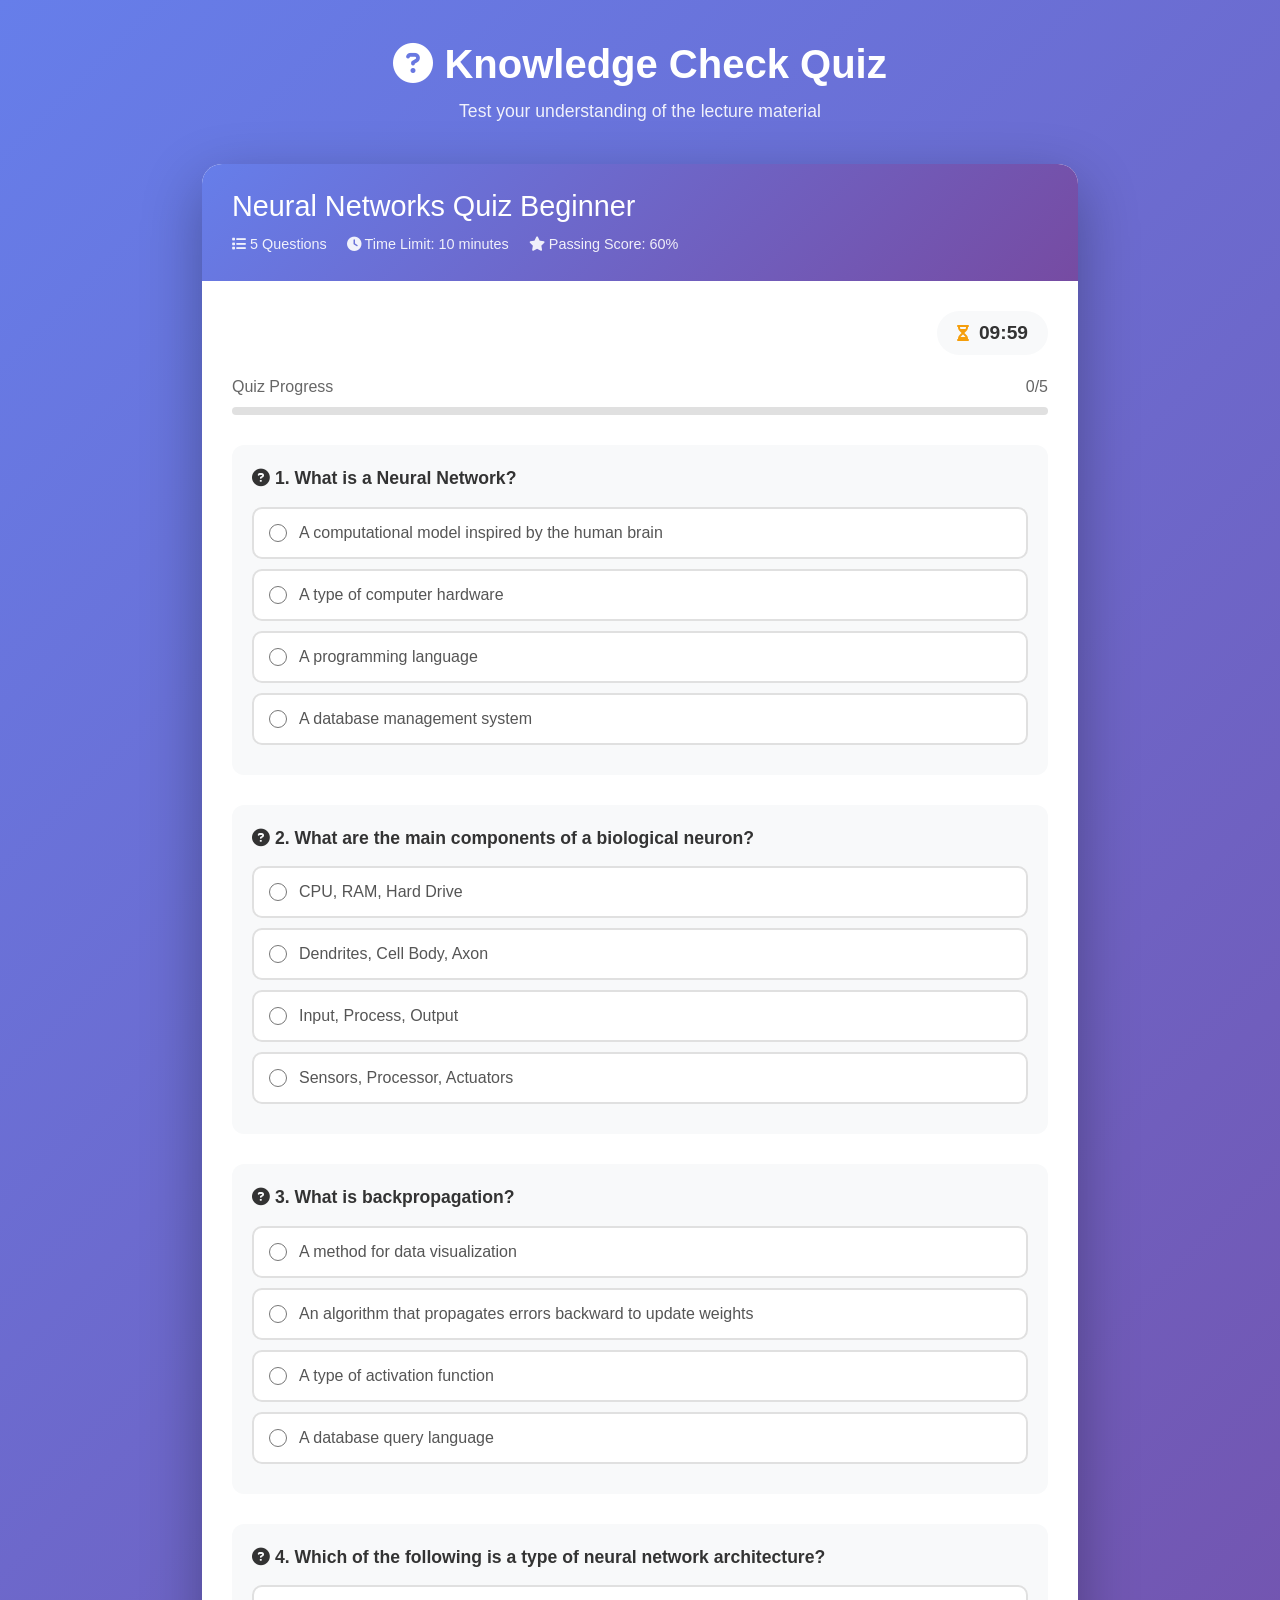
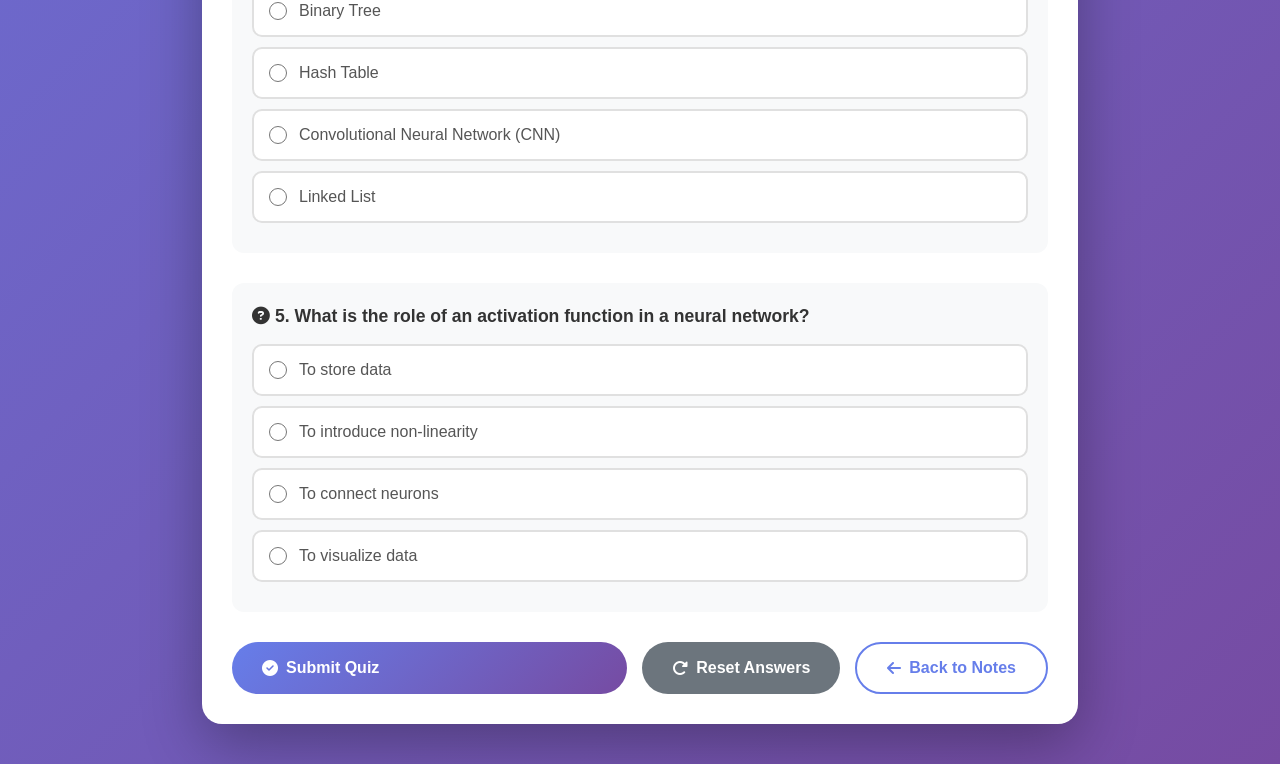
<file: templates/quiz.html>
<!DOCTYPE html>
<html lang="en">
<head>
    <meta charset="UTF-8">
    <meta name="viewport" content="width=device-width, initial-scale=1.0">
    <title>Quiz - Adaptive Notes Generator</title>
    <link href="https://cdn.jsdelivr.net/npm/bootstrap@5.3.0/dist/css/bootstrap.min.css" rel="stylesheet">
    <link rel="stylesheet" href="https://cdnjs.cloudflare.com/ajax/libs/font-awesome/6.4.0/css/all.min.css">
    <style>
        body {
            background: linear-gradient(135deg, #667eea 0%, #764ba2 100%);
            min-height: 100vh;
            font-family: 'Segoe UI', Tahoma, Geneva, Verdana, sans-serif;
            padding: 40px 20px;
        }
        
        .container {
            max-width: 900px;
            margin: 0 auto;
        }
        
        /* Header */
        .header {
            text-align: center;
            color: white;
            margin-bottom: 40px;
        }
        
        .header h1 {
            font-size: 2.5rem;
            font-weight: 700;
            margin-bottom: 10px;
        }
        
        .header p {
            font-size: 1.1rem;
            opacity: 0.9;
        }
        
        /* Quiz Card */
        .quiz-card {
            background: white;
            border-radius: 20px;
            overflow: hidden;
            box-shadow: 0 20px 60px rgba(0,0,0,0.3);
        }
        
        .quiz-header {
            background: linear-gradient(135deg, #667eea 0%, #764ba2 100%);
            padding: 25px 30px;
            color: white;
        }
        
        .quiz-header h2 {
            margin: 0;
            font-size: 1.8rem;
        }
        
        .quiz-header .quiz-meta {
            margin-top: 10px;
            display: flex;
            gap: 20px;
            font-size: 0.9rem;
            opacity: 0.9;
            flex-wrap: wrap;
        }
        
        .quiz-body {
            padding: 30px;
        }
        
        /* Question Styles */
        .question-container {
            margin-bottom: 30px;
            padding: 20px;
            background: #f8f9fa;
            border-radius: 12px;
            transition: all 0.3s;
        }
        
        .question-container:hover {
            background: #f0f3ff;
        }
        
        .question-text {
            font-size: 1.1rem;
            font-weight: 600;
            color: #333;
            margin-bottom: 15px;
        }
        
        .options-list {
            list-style: none;
            padding: 0;
            margin: 0;
        }
        
        .option-item {
            margin-bottom: 10px;
        }
        
        .option-label {
            display: flex;
            align-items: center;
            padding: 12px 15px;
            background: white;
            border: 2px solid #e0e0e0;
            border-radius: 10px;
            cursor: pointer;
            transition: all 0.3s;
        }
        
        .option-label:hover {
            border-color: #667eea;
            background: #f8f9ff;
        }
        
        .option-input {
            margin-right: 12px;
            width: 18px;
            height: 18px;
            cursor: pointer;
        }
        
        .option-text {
            flex: 1;
            color: #555;
        }
        
        /* Progress Bar */
        .progress-container {
            margin-bottom: 30px;
        }
        
        .progress-label {
            display: flex;
            justify-content: space-between;
            margin-bottom: 8px;
            color: #666;
        }
        
        .progress-bar-custom {
            height: 8px;
            background: #e0e0e0;
            border-radius: 4px;
            overflow: hidden;
        }
        
        .progress-fill {
            height: 100%;
            background: linear-gradient(90deg, #667eea, #764ba2);
            width: 0%;
            transition: width 0.3s;
            border-radius: 4px;
        }
        
        /* Timer */
        .timer-container {
            display: flex;
            justify-content: flex-end;
            margin-bottom: 20px;
        }
        
        .timer-box {
            background: #f8f9fa;
            padding: 8px 20px;
            border-radius: 30px;
            display: flex;
            align-items: center;
            gap: 10px;
        }
        
        .timer-box i {
            color: #f59e0b;
        }
        
        .timer-value {
            font-size: 1.2rem;
            font-weight: 600;
            color: #333;
        }
        
        /* Buttons */
        .action-buttons {
            display: flex;
            gap: 15px;
            margin-top: 30px;
        }
        
        .btn {
            padding: 12px 30px;
            border-radius: 30px;
            font-weight: 600;
            border: none;
            cursor: pointer;
            transition: all 0.3s;
            display: inline-flex;
            align-items: center;
            gap: 8px;
        }
        
        .btn-primary {
            background: linear-gradient(135deg, #667eea 0%, #764ba2 100%);
            color: white;
            flex: 1;
        }
        
        .btn-primary:hover {
            transform: translateY(-2px);
            box-shadow: 0 5px 15px rgba(102, 126, 234, 0.4);
        }
        
        .btn-secondary {
            background: #6c757d;
            color: white;
        }
        
        .btn-secondary:hover {
            background: #5a6268;
        }
        
        .btn-outline {
            background: transparent;
            border: 2px solid #667eea;
            color: #667eea;
        }
        
        .btn-outline:hover {
            background: #667eea;
            color: white;
        }
        
        /* Results Section */
        .results-section {
            margin-top: 30px;
            padding: 20px;
            background: #f8f9fa;
            border-radius: 12px;
            display: none;
        }
        
        .score-circle {
            width: 120px;
            height: 120px;
            border-radius: 50%;
            background: linear-gradient(135deg, #667eea, #764ba2);
            display: flex;
            flex-direction: column;
            align-items: center;
            justify-content: center;
            margin: 0 auto 20px;
            color: white;
        }
        
        .score-number {
            font-size: 2rem;
            font-weight: 700;
        }
        
        .score-label {
            font-size: 0.8rem;
            opacity: 0.9;
        }
        
        .result-feedback {
            text-align: center;
            margin-bottom: 20px;
        }
        
        .weak-topics {
            background: #ffebee;
            padding: 15px;
            border-radius: 10px;
            margin-top: 20px;
        }
        
        .weak-topics h5 {
            color: #ef4444;
            margin-bottom: 10px;
        }
        
        .explanation-box {
            margin-top: 10px;
            padding: 10px;
            background: #fff3e0;
            border-radius: 8px;
            font-size: 0.9rem;
        }
        
        /* Responsive */
        @media (max-width: 768px) {
            .quiz-header h2 {
                font-size: 1.3rem;
            }
            
            .action-buttons {
                flex-direction: column;
            }
            
            .btn {
                width: 100%;
                justify-content: center;
            }
            
            .quiz-meta {
                flex-direction: column;
                gap: 5px;
            }
        }
    </style>
</head>
<body>
    <div class="container">
        <!-- Header -->
        <div class="header">
            <h1><i class="fas fa-question-circle"></i> Knowledge Check Quiz</h1>
            <p>Test your understanding of the lecture material</p>
        </div>

        <!-- Quiz Card -->
        <div class="quiz-card">
            <div class="quiz-header">
                <h2>
                    Neural Networks Quiz
                    <span class="level-badge" id="levelBadge"></span>
                </h2>
                <div class="quiz-meta">
                    <span><i class="fas fa-list"></i> <span id="totalQuestions">5</span> Questions</span>
                    <span><i class="fas fa-clock"></i> Time Limit: <span id="timeLimit">10</span> minutes</span>
                    <span><i class="fas fa-star"></i> Passing Score: 60%</span>
                </div>
            </div>
            
            <div class="quiz-body">
                <!-- Timer -->
                <div class="timer-container">
                    <div class="timer-box">
                        <i class="fas fa-hourglass-half"></i>
                        <span class="timer-value" id="timerDisplay">10:00</span>
                    </div>
                </div>
                
                <!-- Progress -->
                <div class="progress-container">
                    <div class="progress-label">
                        <span>Quiz Progress</span>
                        <span id="progressText">0/5</span>
                    </div>
                    <div class="progress-bar-custom">
                        <div class="progress-fill" id="progressFill"></div>
                    </div>
                </div>
                
                <!-- Questions Container -->
                <div id="questionsContainer">
                    <!-- Question 1 -->
                    <div class="question-container" data-question="1">
                        <div class="question-text">
                            <i class="fas fa-question-circle"></i> 1. What is a Neural Network?
                        </div>
                        <div class="options-list">
                            <div class="option-item">
                                <label class="option-label">
                                    <input type="radio" name="q1" value="A" class="option-input">
                                    <span class="option-text">A computational model inspired by the human brain</span>
                                </label>
                            </div>
                            <div class="option-item">
                                <label class="option-label">
                                    <input type="radio" name="q1" value="B" class="option-input">
                                    <span class="option-text">A type of computer hardware</span>
                                </label>
                            </div>
                            <div class="option-item">
                                <label class="option-label">
                                    <input type="radio" name="q1" value="C" class="option-input">
                                    <span class="option-text">A programming language</span>
                                </label>
                            </div>
                            <div class="option-item">
                                <label class="option-label">
                                    <input type="radio" name="q1" value="D" class="option-input">
                                    <span class="option-text">A database management system</span>
                                </label>
                            </div>
                        </div>
                    </div>
                    
                    <!-- Question 2 -->
                    <div class="question-container" data-question="2">
                        <div class="question-text">
                            <i class="fas fa-question-circle"></i> 2. What are the main components of a biological neuron?
                        </div>
                        <div class="options-list">
                            <div class="option-item">
                                <label class="option-label">
                                    <input type="radio" name="q2" value="A" class="option-input">
                                    <span class="option-text">CPU, RAM, Hard Drive</span>
                                </label>
                            </div>
                            <div class="option-item">
                                <label class="option-label">
                                    <input type="radio" name="q2" value="B" class="option-input">
                                    <span class="option-text">Dendrites, Cell Body, Axon</span>
                                </label>
                            </div>
                            <div class="option-item">
                                <label class="option-label">
                                    <input type="radio" name="q2" value="C" class="option-input">
                                    <span class="option-text">Input, Process, Output</span>
                                </label>
                            </div>
                            <div class="option-item">
                                <label class="option-label">
                                    <input type="radio" name="q2" value="D" class="option-input">
                                    <span class="option-text">Sensors, Processor, Actuators</span>
                                </label>
                            </div>
                        </div>
                    </div>
                    
                    <!-- Question 3 -->
                    <div class="question-container" data-question="3">
                        <div class="question-text">
                            <i class="fas fa-question-circle"></i> 3. What is backpropagation?
                        </div>
                        <div class="options-list">
                            <div class="option-item">
                                <label class="option-label">
                                    <input type="radio" name="q3" value="A" class="option-input">
                                    <span class="option-text">A method for data visualization</span>
                                </label>
                            </div>
                            <div class="option-item">
                                <label class="option-label">
                                    <input type="radio" name="q3" value="B" class="option-input">
                                    <span class="option-text">An algorithm that propagates errors backward to update weights</span>
                                </label>
                            </div>
                            <div class="option-item">
                                <label class="option-label">
                                    <input type="radio" name="q3" value="C" class="option-input">
                                    <span class="option-text">A type of activation function</span>
                                </label>
                            </div>
                            <div class="option-item">
                                <label class="option-label">
                                    <input type="radio" name="q3" value="D" class="option-input">
                                    <span class="option-text">A database query language</span>
                                </label>
                            </div>
                        </div>
                    </div>
                    
                    <!-- Question 4 -->
                    <div class="question-container" data-question="4">
                        <div class="question-text">
                            <i class="fas fa-question-circle"></i> 4. Which of the following is a type of neural network architecture?
                        </div>
                        <div class="options-list">
                            <div class="option-item">
                                <label class="option-label">
                                    <input type="radio" name="q4" value="A" class="option-input">
                                    <span class="option-text">Binary Tree</span>
                                </label>
                            </div>
                            <div class="option-item">
                                <label class="option-label">
                                    <input type="radio" name="q4" value="B" class="option-input">
                                    <span class="option-text">Hash Table</span>
                                </label>
                            </div>
                            <div class="option-item">
                                <label class="option-label">
                                    <input type="radio" name="q4" value="C" class="option-input">
                                    <span class="option-text">Convolutional Neural Network (CNN)</span>
                                </label>
                            </div>
                            <div class="option-item">
                                <label class="option-label">
                                    <input type="radio" name="q4" value="D" class="option-input">
                                    <span class="option-text">Linked List</span>
                                </label>
                            </div>
                        </div>
                    </div>
                    
                    <!-- Question 5 -->
                    <div class="question-container" data-question="5">
                        <div class="question-text">
                            <i class="fas fa-question-circle"></i> 5. What is the role of an activation function in a neural network?
                        </div>
                        <div class="options-list">
                            <div class="option-item">
                                <label class="option-label">
                                    <input type="radio" name="q5" value="A" class="option-input">
                                    <span class="option-text">To store data</span>
                                </label>
                            </div>
                            <div class="option-item">
                                <label class="option-label">
                                    <input type="radio" name="q5" value="B" class="option-input">
                                    <span class="option-text">To introduce non-linearity</span>
                                </label>
                            </div>
                            <div class="option-item">
                                <label class="option-label">
                                    <input type="radio" name="q5" value="C" class="option-input">
                                    <span class="option-text">To connect neurons</span>
                                </label>
                            </div>
                            <div class="option-item">
                                <label class="option-label">
                                    <input type="radio" name="q5" value="D" class="option-input">
                                    <span class="option-text">To visualize data</span>
                                </label>
                            </div>
                        </div>
                    </div>
                </div>
                
                <!-- Action Buttons -->
                <div class="action-buttons">
                    <button class="btn btn-primary" onclick="submitQuiz()">
                        <i class="fas fa-check-circle"></i> Submit Quiz
                    </button>
                    <button class="btn btn-secondary" onclick="resetQuiz()">
                        <i class="fas fa-redo-alt"></i> Reset Answers
                    </button>
                    <button class="btn btn-outline" onclick="goBackToNotes()">
                        <i class="fas fa-arrow-left"></i> Back to Notes
                    </button>
                </div>
                
                <!-- Results Section -->
                <div id="resultsSection" class="results-section">
                    <!-- Results will be displayed here -->
                </div>
            </div>
        </div>
    </div>

    <script>
        let timerInterval;
        let timeLeft = 600; // 10 minutes in seconds
        let quizSubmitted = false;
        
        // Get URL parameters
        const urlParams = new URLSearchParams(window.location.search);
        const level = urlParams.get('level') || 'beginner';
        
        // Set level badge
        const badge = document.getElementById('levelBadge');
        if (badge) {
            badge.textContent = level.charAt(0).toUpperCase() + level.slice(1);
            badge.className = `level-badge level-${level}`;
        }
        
        // Update time limit based on level
        let timeLimitMinutes = 10;
        if (level === 'intermediate') timeLimitMinutes = 12;
        if (level === 'advanced') timeLimitMinutes = 15;
        
        document.getElementById('timeLimit').textContent = timeLimitMinutes;
        timeLeft = timeLimitMinutes * 60;
        updateTimerDisplay();
        
        // Start timer
        startTimer();
        
        // Track answered questions
        function updateProgress() {
            const questions = document.querySelectorAll('.question-container');
            let answered = 0;
            questions.forEach((q, index) => {
                const selected = q.querySelector(`input[name="q${index + 1}"]:checked`);
                if (selected) answered++;
            });
            
            const total = questions.length;
            const percentage = (answered / total) * 100;
            document.getElementById('progressFill').style.width = percentage + '%';
            document.getElementById('progressText').textContent = `${answered}/${total}`;
        }
        
        // Add event listeners to all radio buttons
        document.querySelectorAll('input[type="radio"]').forEach(radio => {
            radio.addEventListener('change', updateProgress);
        });
        
        function startTimer() {
            timerInterval = setInterval(() => {
                if (quizSubmitted) return;
                
                timeLeft--;
                updateTimerDisplay();
                
                if (timeLeft <= 0) {
                    clearInterval(timerInterval);
                    alert('Time is up! Submitting quiz...');
                    submitQuiz();
                }
            }, 1000);
        }
        
        function updateTimerDisplay() {
            const minutes = Math.floor(timeLeft / 60);
            const seconds = timeLeft % 60;
            document.getElementById('timerDisplay').textContent = 
                `${minutes.toString().padStart(2, '0')}:${seconds.toString().padStart(2, '0')}`;
        }
        
        // Correct answers
        const correctAnswers = {
            q1: 'A',
            q2: 'B',
            q3: 'B',
            q4: 'C',
            q5: 'B'
        };
        
        // Explanations for answers
        const explanations = {
            q1: 'A neural network is a computational model inspired by the biological neural networks in animal brains.',
            q2: 'A biological neuron consists of dendrites (receivers), cell body (processor), and axon (transmitter).',
            q3: 'Backpropagation is a learning algorithm that calculates the gradient of the loss function and propagates errors backward to update weights.',
            q4: 'Convolutional Neural Networks (CNNs) are specialized for processing grid-like data such as images.',
            q5: 'Activation functions introduce non-linearity, allowing neural networks to learn complex patterns.'
        };
        
        function submitQuiz() {
            if (quizSubmitted) return;
            quizSubmitted = true;
            clearInterval(timerInterval);
            
            // Collect answers
            let score = 0;
            let results = [];
            const total = Object.keys(correctAnswers).length;
            
            for (let i = 1; i <= total; i++) {
                const selected = document.querySelector(`input[name="q${i}"]:checked`);
                const userAnswer = selected ? selected.value : null;
                const isCorrect = userAnswer === correctAnswers[`q${i}`];
                
                if (isCorrect) score++;
                
                results.push({
                    question: i,
                    userAnswer: userAnswer,
                    correctAnswer: correctAnswers[`q${i}`],
                    isCorrect: isCorrect,
                    explanation: explanations[`q${i}`]
                });
            }
            
            const percentage = (score / total) * 100;
            const passed = percentage >= 60;
            
            // Identify weak topics
            let weakTopics = [];
            if (!results[0].isCorrect) weakTopics.push("Neural Network Definition");
            if (!results[1].isCorrect) weakTopics.push("Neuron Structure");
            if (!results[2].isCorrect) weakTopics.push("Backpropagation Algorithm");
            if (!results[3].isCorrect) weakTopics.push("Neural Network Architectures");
            if (!results[4].isCorrect) weakTopics.push("Activation Functions");
            
            // Display results
            displayResults(score, total, percentage, passed, results, weakTopics);
            
            // Send results to backend
            fetch('/submit_quiz', {
                method: 'POST',
                headers: { 'Content-Type': 'application/json' },
                body: JSON.stringify({
                    answers: results,
                    score: percentage,
                    weak_topics: weakTopics
                })
            }).catch(error => console.log('Results saved locally'));
        }
        
        function displayResults(score, total, percentage, passed, results, weakTopics) {
            const resultsDiv = document.getElementById('resultsSection');
            
            let resultsHtml = `
                <div class="score-circle">
                    <div class="score-number">${score}/${total}</div>
                    <div class="score-label">${percentage.toFixed(0)}%</div>
                </div>
                <div class="result-feedback">
                    <h4>${passed ? '🎉 Congratulations! You Passed!' : '📚 Keep Learning! You Can Do Better!'}</h4>
                    <p>You answered ${score} out of ${total} questions correctly.</p>
                </div>
            `;
            
            // Show detailed results
            resultsHtml += `<div class="mt-3"><h5>Detailed Answers:</h5>`;
            results.forEach((result, idx) => {
                resultsHtml += `
                    <div class="mt-2 p-2" style="border-left: 3px solid ${result.isCorrect ? '#10b981' : '#ef4444'}">
                        <strong>Question ${result.question}:</strong> ${result.isCorrect ? '✓ Correct' : '✗ Incorrect'}<br>
                        <small class="text-muted">Your answer: ${result.userAnswer || 'Not answered'}</small><br>
                        <small class="text-success">Correct answer: ${result.correctAnswer}</small>
                        <div class="explanation-box mt-1">
                            <i class="fas fa-info-circle"></i> ${result.explanation}
                        </div>
                    </div>
                `;
            });
            resultsHtml += `</div>`;
            
            // Show weak topics
            if (weakTopics.length > 0) {
                resultsHtml += `
                    <div class="weak-topics">
                        <h5><i class="fas fa-exclamation-triangle"></i> Topics to Review:</h5>
                        <ul>
                            ${weakTopics.map(topic => `<li>${topic}</li>`).join('')}
                        </ul>
                        <p class="mt-2"><small>💡 Simplified explanations have been added to your notes.</small></p>
                    </div>
                `;
            }
            
            // Add adaptive learning suggestion
            if (!passed) {
                resultsHtml += `
                    <div class="mt-3 alert alert-warning">
                        <i class="fas fa-lightbulb"></i>
                        <strong>Adaptive Learning:</strong> We recommend reviewing the notes at <strong>Beginner</strong> level before retaking the quiz.
                    </div>
                `;
            } else {
                resultsHtml += `
                    <div class="mt-3 alert alert-success">
                        <i class="fas fa-arrow-up"></i>
                        <strong>Ready for More?</strong> Try the <strong>${level === 'beginner' ? 'Intermediate' : level === 'intermediate' ? 'Advanced' : 'Expert'}</strong> level next!
                    </div>
                `;
            }
            
            resultsDiv.innerHTML = resultsHtml;
            resultsDiv.style.display = 'block';
            
            // Scroll to results
            resultsDiv.scrollIntoView({ behavior: 'smooth', block: 'start' });
        }
        
        function resetQuiz() {
            if (confirm('Reset all answers? This will clear your selections.')) {
                document.querySelectorAll('input[type="radio"]').forEach(radio => {
                    radio.checked = false;
                });
                updateProgress();
            }
        }
        
        function goBackToNotes() {
            window.location.href = `/notes?level=${level}`;
        }
        
        // Initial progress update
        updateProgress();
        
        // Auto-save progress (optional)
        setInterval(() => {
            if (!quizSubmitted) {
                // Save answers to localStorage
                const answers = {};
                for (let i = 1; i <= 5; i++) {
                    const selected = document.querySelector(`input[name="q${i}"]:checked`);
                    if (selected) {
                        answers[`q${i}`] = selected.value;
                    }
                }
                localStorage.setItem('quiz_answers', JSON.stringify(answers));
            }
        }, 5000);
        
        // Load saved answers if any
        const savedAnswers = localStorage.getItem('quiz_answers');
        if (savedAnswers) {
            const answers = JSON.parse(savedAnswers);
            for (const [q, val] of Object.entries(answers)) {
                const radio = document.querySelector(`input[name="${q}"][value="${val}"]`);
                if (radio) radio.checked = true;
            }
            updateProgress();
        }
    </script>
</body>
</html>
</file>
